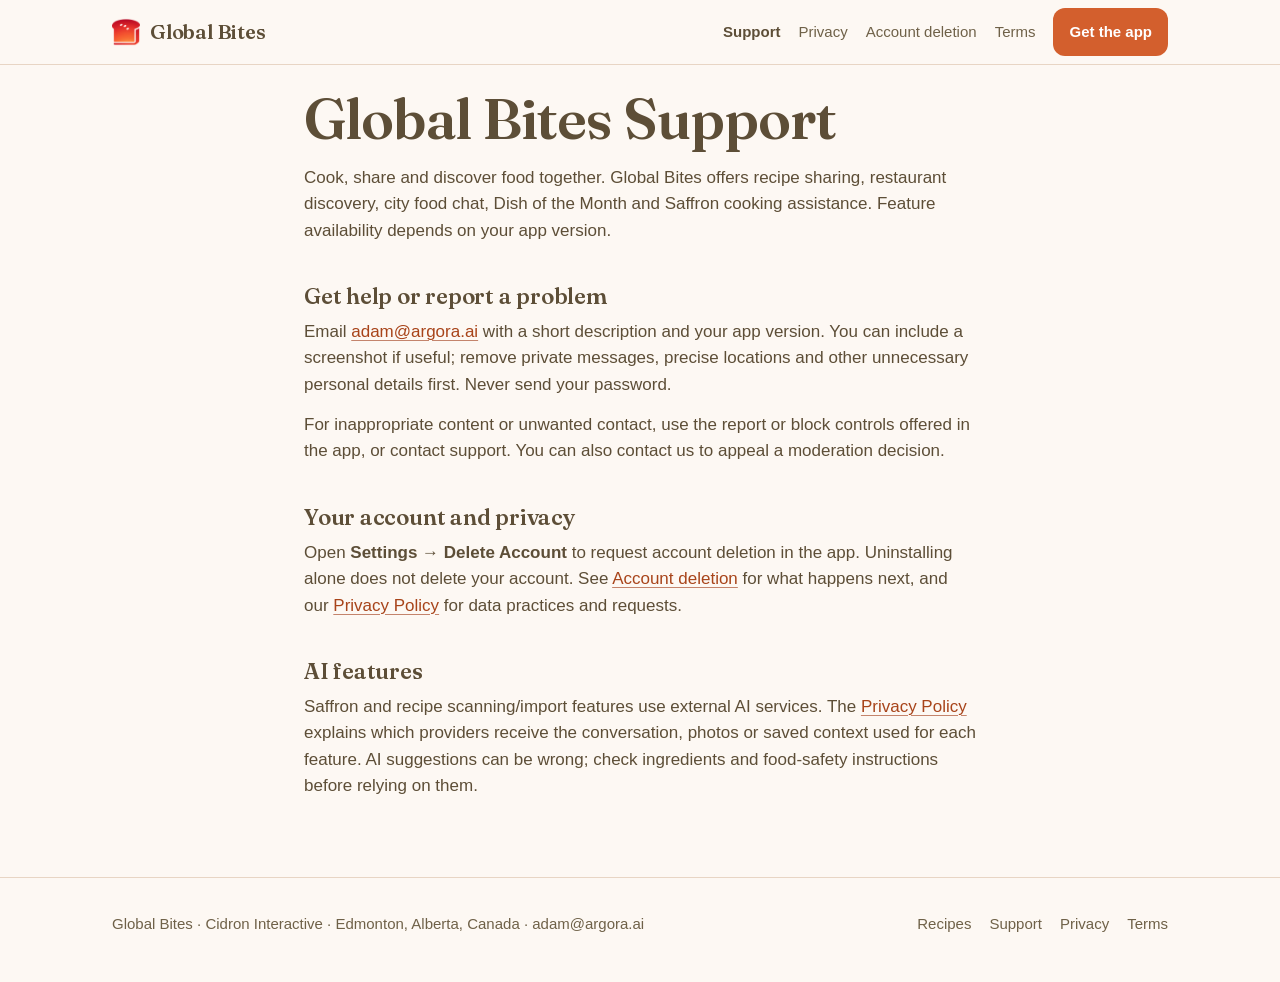
<file: index.html>
<!doctype html>
<html lang="en"><head><meta charset="utf-8"><meta name="viewport" content="width=device-width, initial-scale=1">
<title>Support — Global Bites</title>
<meta name="theme-color" content="#FDF8F3">
<link rel="icon" href="img/mark.png" type="image/png">
<link rel="preload" href="fonts/fraunces-600-latin.woff2" as="font" type="font/woff2" crossorigin>
<link rel="stylesheet" href="site.css">
</head>
<body>
<header class="site-head"><div class="wrap">
<a class="brand" href="index.html"><img src="img/mark.png" width="28" height="28" alt="">Global Bites</a>
<nav class="site-nav wide" aria-label="Site"><a href="index.html" aria-current="page">Support</a><a href="privacy.html">Privacy</a><a href="delete-data.html">Account deletion</a><a href="terms.html">Terms</a><a class="btn" href="https://apps.apple.com/app/apple-store/id6767423385?pt=128874741&ct=support&mt=8">Get the app</a></nav>
</div></header>
<main><div class="wrap page-body prose">
<h1>Global Bites Support</h1>
<p>Cook, share and discover food together. Global Bites offers recipe sharing, restaurant discovery, city food chat, Dish of the Month and Saffron cooking assistance. Feature availability depends on your app version.</p>
<h2>Get help or report a problem</h2>
<p>Email <a href="mailto:adam@argora.ai">adam@argora.ai</a> with a short description and your app version. You can include a screenshot if useful; remove private messages, precise locations and other unnecessary personal details first. Never send your password.</p>
<p>For inappropriate content or unwanted contact, use the report or block controls offered in the app, or contact support. You can also contact us to appeal a moderation decision.</p>
<h2>Your account and privacy</h2>
<p>Open <strong>Settings → Delete Account</strong> to request account deletion in the app. Uninstalling alone does not delete your account. See <a href="delete-data.html">Account deletion</a> for what happens next, and our <a href="privacy.html">Privacy Policy</a> for data practices and requests.</p>
<h2>AI features</h2>
<p>Saffron and recipe scanning/import features use external AI services. The <a href="privacy.html">Privacy Policy</a> explains which providers receive the conversation, photos or saved context used for each feature. AI suggestions can be wrong; check ingredients and food-safety instructions before relying on them.</p>
</div></main>
<footer class="site-foot"><div class="wrap">
<p>Global Bites · Cidron Interactive · Edmonton, Alberta, Canada · <a href="mailto:adam@argora.ai">adam@argora.ai</a></p>
<nav aria-label="Legal"><a href="https://gb-go.vercel.app/recipes">Recipes</a><a href="index.html">Support</a><a href="privacy.html">Privacy</a><a href="terms.html">Terms</a></nav>
</div></footer>
</body></html>
</file>
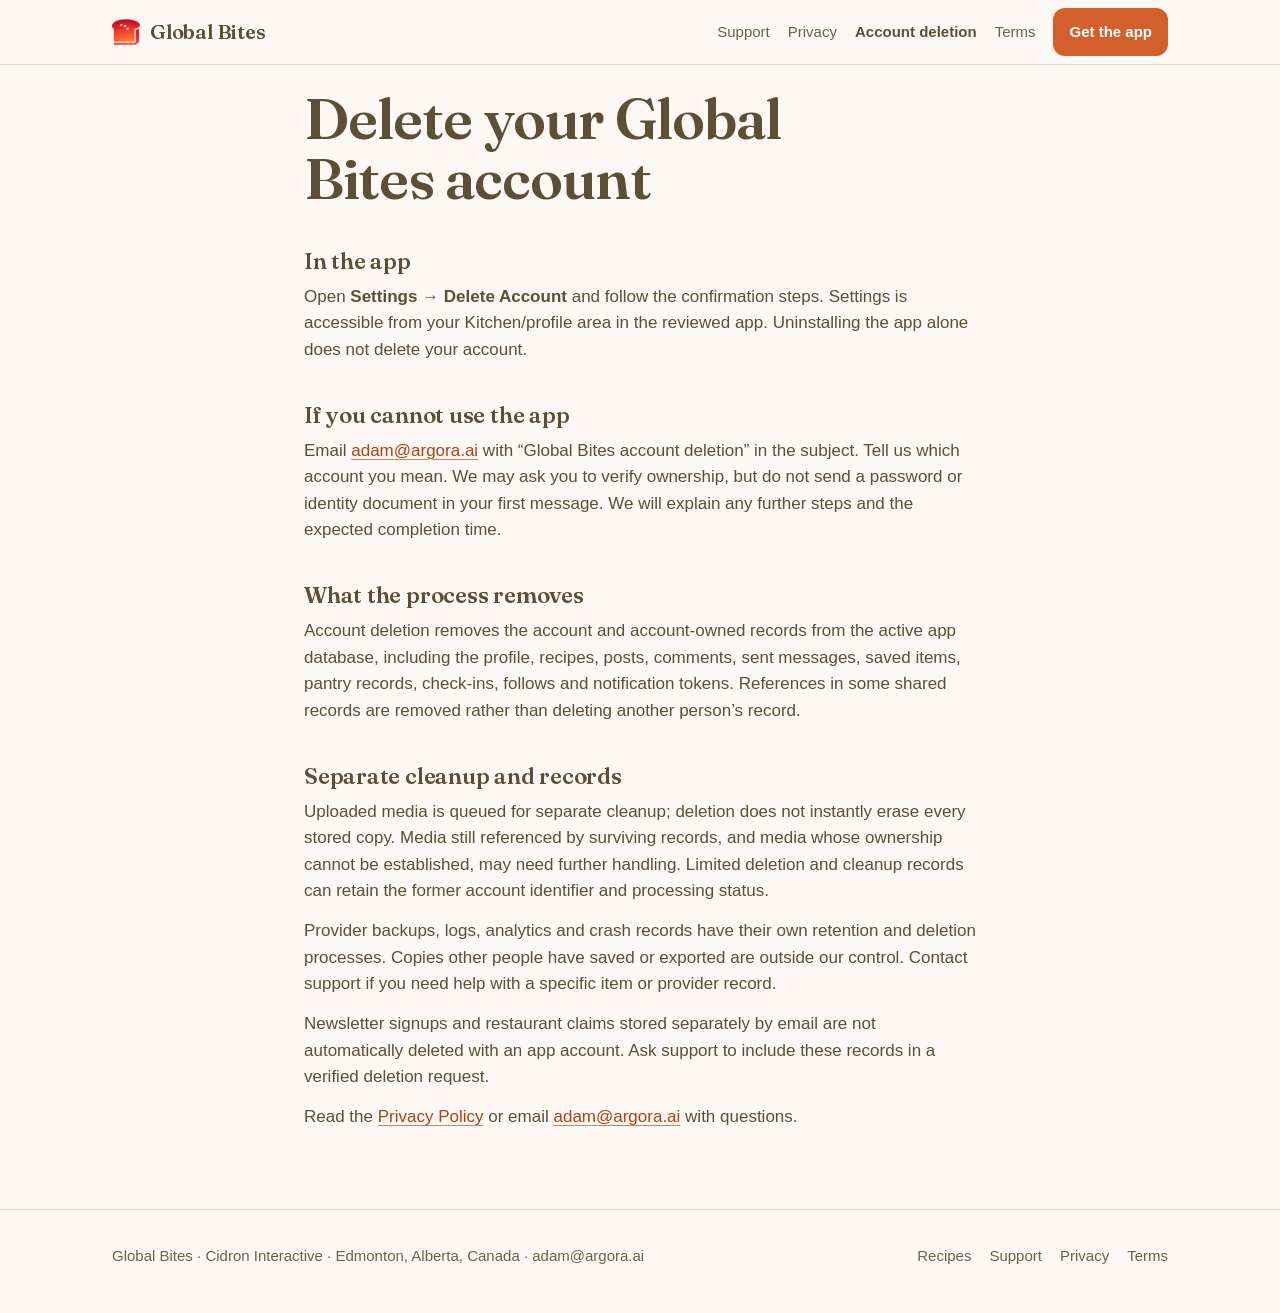
<file: delete-data.html>
<!doctype html>
<html lang="en"><head><meta charset="utf-8"><meta name="viewport" content="width=device-width, initial-scale=1">
<title>Account deletion — Global Bites</title>
<meta name="theme-color" content="#FDF8F3">
<link rel="icon" href="img/mark.png" type="image/png">
<link rel="preload" href="fonts/fraunces-600-latin.woff2" as="font" type="font/woff2" crossorigin>
<link rel="stylesheet" href="site.css">
</head>
<body>
<header class="site-head"><div class="wrap">
<a class="brand" href="index.html"><img src="img/mark.png" width="28" height="28" alt="">Global Bites</a>
<nav class="site-nav wide" aria-label="Site"><a href="index.html">Support</a><a href="privacy.html">Privacy</a><a href="delete-data.html" aria-current="page">Account deletion</a><a href="terms.html">Terms</a><a class="btn" href="https://apps.apple.com/app/apple-store/id6767423385?pt=128874741&ct=support&mt=8">Get the app</a></nav>
</div></header>
<main><div class="wrap page-body prose">
<h1>Delete your Global Bites account</h1>
<h2>In the app</h2>
<p>Open <strong>Settings → Delete Account</strong> and follow the confirmation steps. Settings is accessible from your Kitchen/profile area in the reviewed app. Uninstalling the app alone does not delete your account.</p>
<h2>If you cannot use the app</h2>
<p>Email <a href="mailto:adam@argora.ai?subject=Global%20Bites%20account%20deletion">adam@argora.ai</a> with “Global Bites account deletion” in the subject. Tell us which account you mean. We may ask you to verify ownership, but do not send a password or identity document in your first message. We will explain any further steps and the expected completion time.</p>
<h2>What the process removes</h2>
<p>Account deletion removes the account and account-owned records from the active app database, including the profile, recipes, posts, comments, sent messages, saved items, pantry records, check-ins, follows and notification tokens. References in some shared records are removed rather than deleting another person’s record.</p>
<h2>Separate cleanup and records</h2>
<p>Uploaded media is queued for separate cleanup; deletion does not instantly erase every stored copy. Media still referenced by surviving records, and media whose ownership cannot be established, may need further handling. Limited deletion and cleanup records can retain the former account identifier and processing status.</p>
<p>Provider backups, logs, analytics and crash records have their own retention and deletion processes. Copies other people have saved or exported are outside our control. Contact support if you need help with a specific item or provider record.</p>
<p>Newsletter signups and restaurant claims stored separately by email are not automatically deleted with an app account. Ask support to include these records in a verified deletion request.</p>
<p>Read the <a href="privacy.html">Privacy Policy</a> or email <a href="mailto:adam@argora.ai">adam@argora.ai</a> with questions.</p>
</div></main>
<footer class="site-foot"><div class="wrap">
<p>Global Bites · Cidron Interactive · Edmonton, Alberta, Canada · <a href="mailto:adam@argora.ai">adam@argora.ai</a></p>
<nav aria-label="Legal"><a href="https://gb-go.vercel.app/recipes">Recipes</a><a href="index.html">Support</a><a href="privacy.html">Privacy</a><a href="terms.html">Terms</a></nav>
</div></footer>
</body></html>
</file>
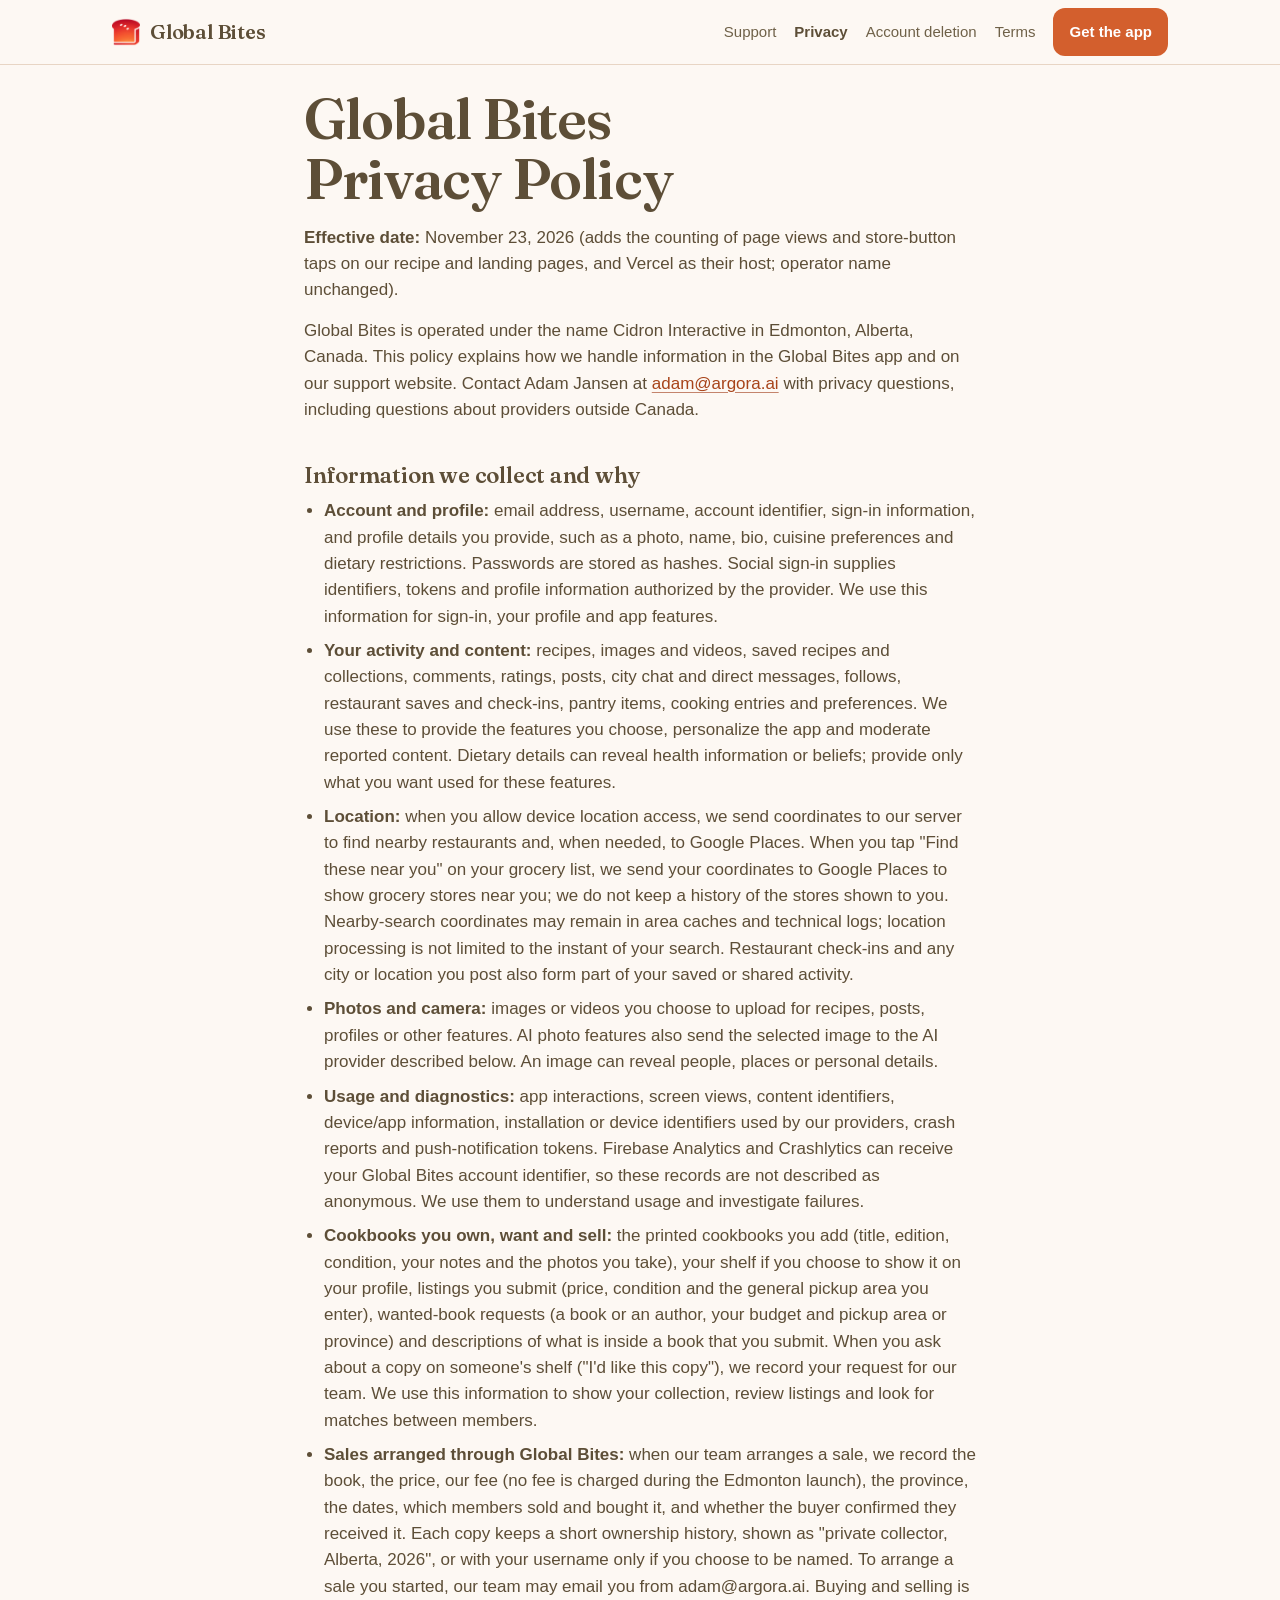
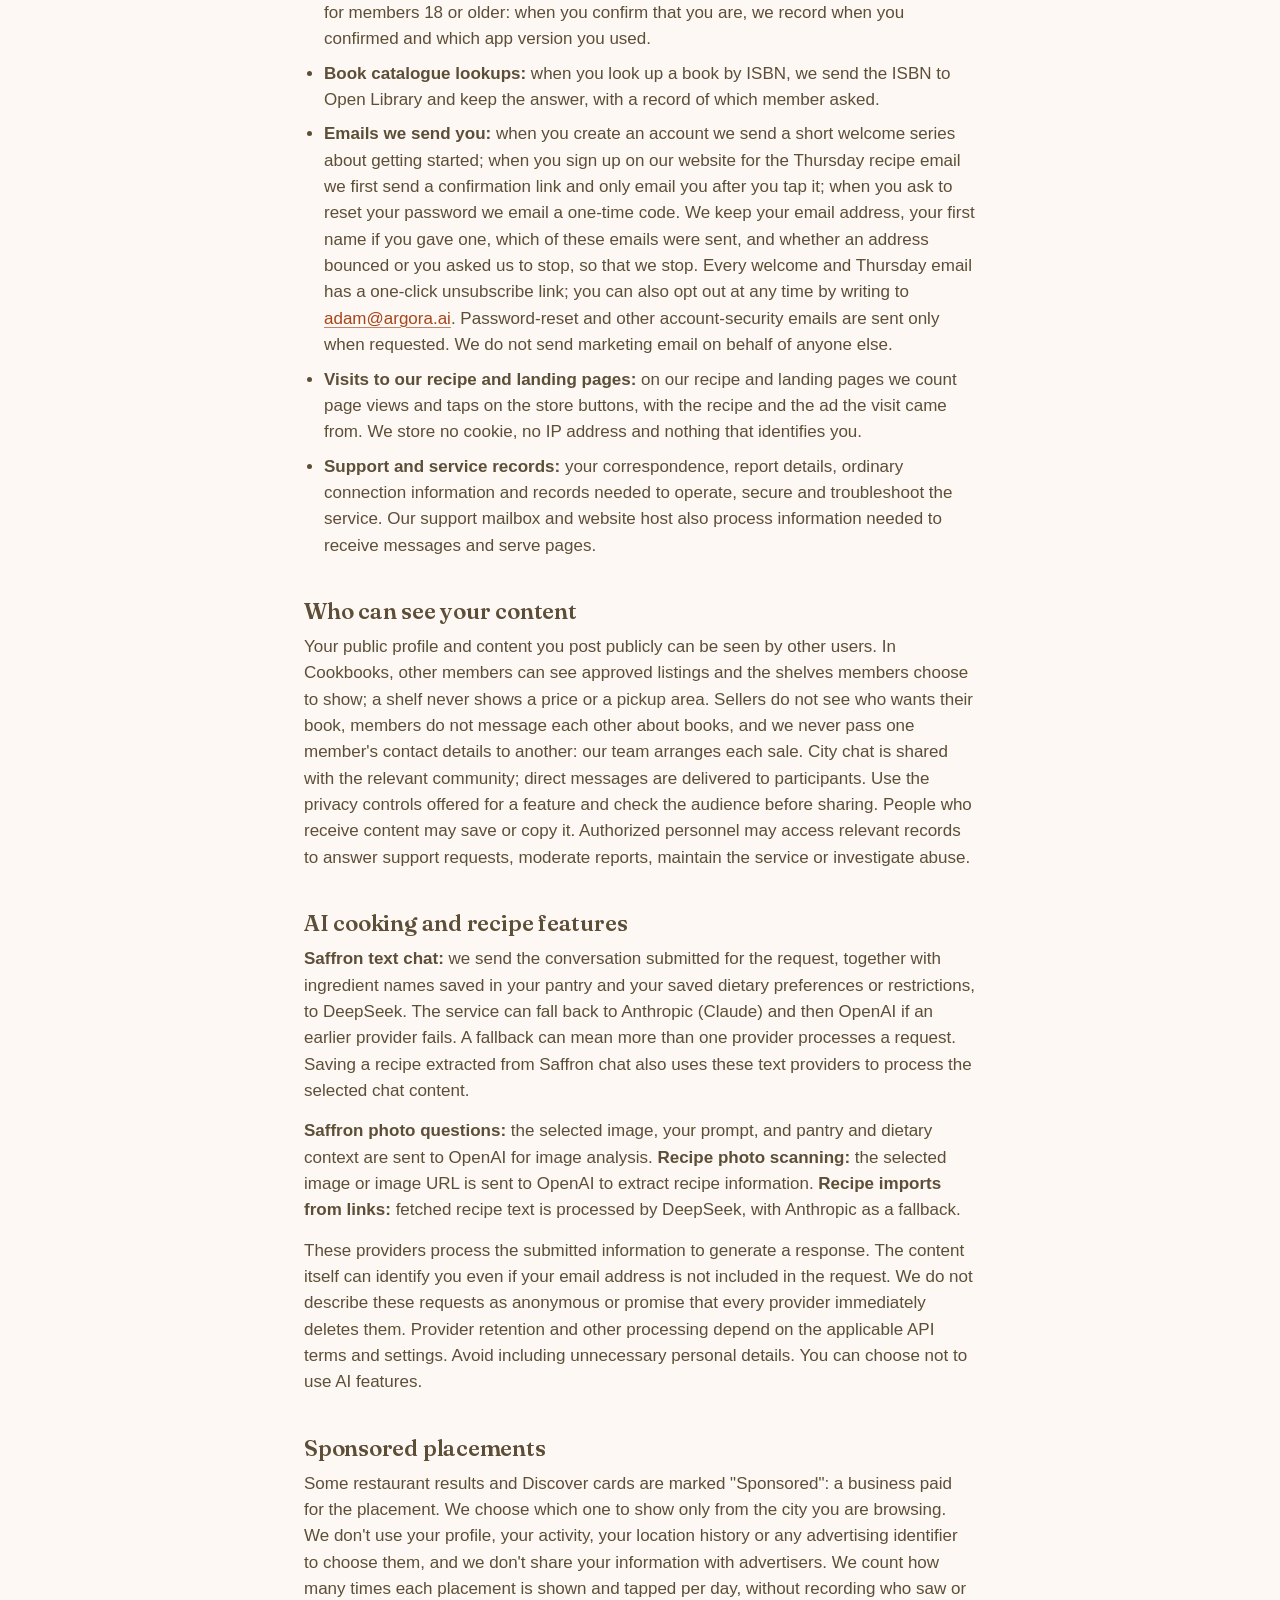
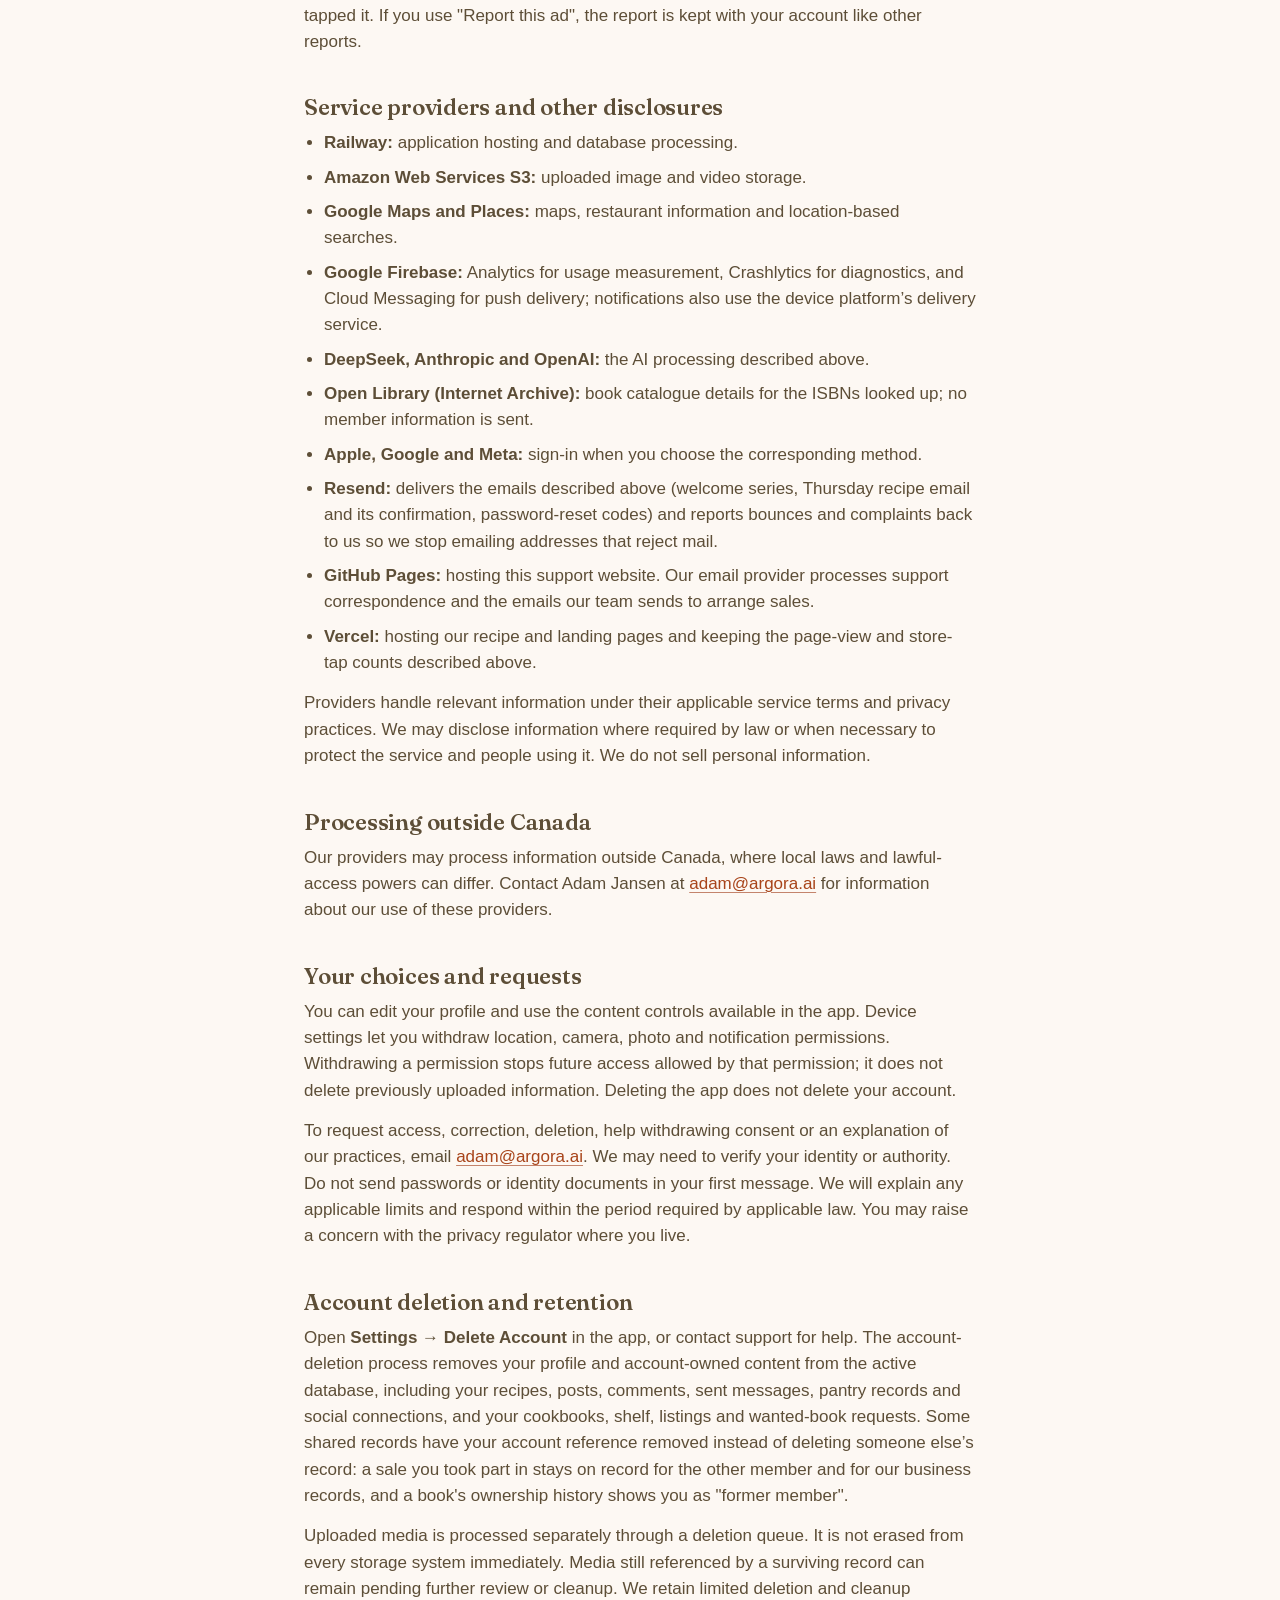
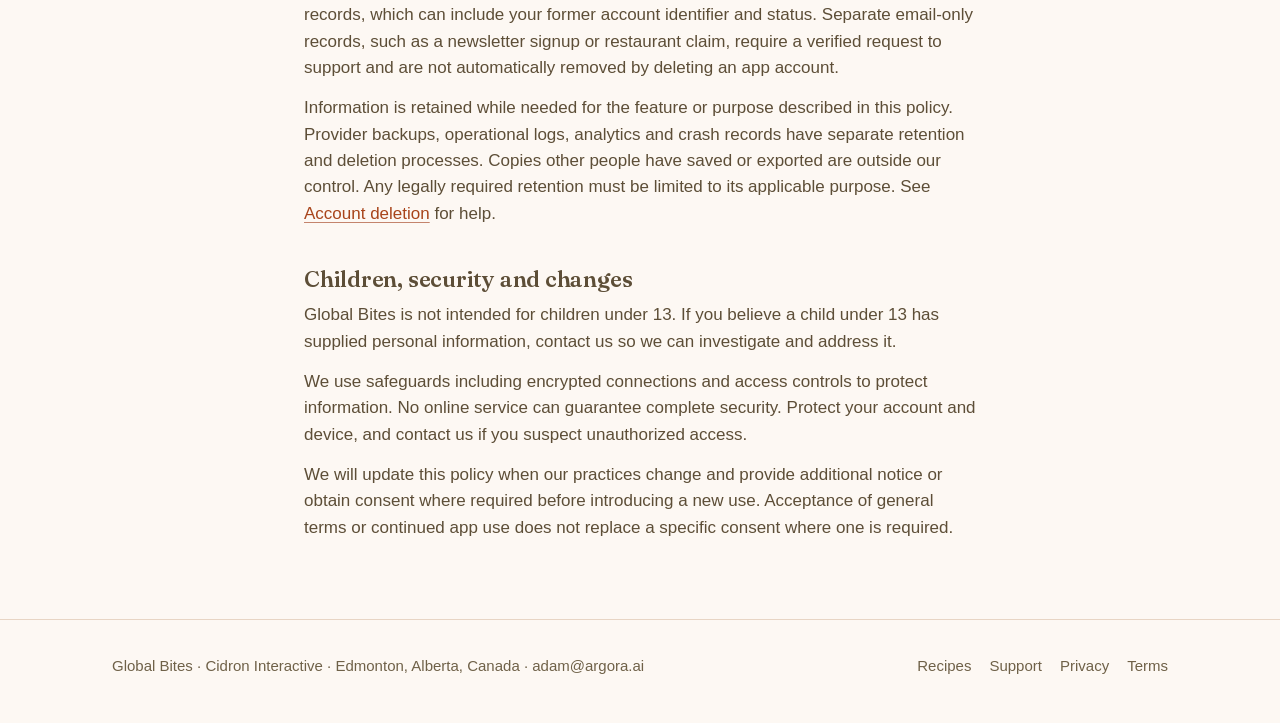
<file: privacy.html>
<!doctype html>
<html lang="en"><head><meta charset="utf-8"><meta name="viewport" content="width=device-width, initial-scale=1">
<title>Privacy policy — Global Bites</title>
<meta name="theme-color" content="#FDF8F3">
<link rel="icon" href="img/mark.png" type="image/png">
<link rel="preload" href="fonts/fraunces-600-latin.woff2" as="font" type="font/woff2" crossorigin>
<link rel="stylesheet" href="site.css">
</head>
<body>
<header class="site-head"><div class="wrap">
<a class="brand" href="index.html"><img src="img/mark.png" width="28" height="28" alt="">Global Bites</a>
<nav class="site-nav wide" aria-label="Site"><a href="index.html">Support</a><a href="privacy.html" aria-current="page">Privacy</a><a href="delete-data.html">Account deletion</a><a href="terms.html">Terms</a><a class="btn" href="https://apps.apple.com/app/apple-store/id6767423385?pt=128874741&ct=support&mt=8">Get the app</a></nav>
</div></header>
<main><div class="wrap page-body prose">
<h1>Global Bites Privacy Policy</h1>
<p><strong>Effective date:</strong> November 23, 2026 (adds the counting of page views and store-button taps on our recipe and landing pages, and Vercel as their host; operator name unchanged).</p>
<p>Global Bites is operated under the name Cidron Interactive in Edmonton, Alberta, Canada. This policy explains how we handle information in the Global Bites app and on our support website. Contact Adam Jansen at <a href="mailto:adam@argora.ai">adam@argora.ai</a> with privacy questions, including questions about providers outside Canada.</p>

<h2>Information we collect and why</h2>
<ul>
<li><strong>Account and profile:</strong> email address, username, account identifier, sign-in information, and profile details you provide, such as a photo, name, bio, cuisine preferences and dietary restrictions. Passwords are stored as hashes. Social sign-in supplies identifiers, tokens and profile information authorized by the provider. We use this information for sign-in, your profile and app features.</li>
<li><strong>Your activity and content:</strong> recipes, images and videos, saved recipes and collections, comments, ratings, posts, city chat and direct messages, follows, restaurant saves and check-ins, pantry items, cooking entries and preferences. We use these to provide the features you choose, personalize the app and moderate reported content. Dietary details can reveal health information or beliefs; provide only what you want used for these features.</li>
<li><strong>Location:</strong> when you allow device location access, we send coordinates to our server to find nearby restaurants and, when needed, to Google Places. When you tap "Find these near you" on your grocery list, we send your coordinates to Google Places to show grocery stores near you; we do not keep a history of the stores shown to you. Nearby-search coordinates may remain in area caches and technical logs; location processing is not limited to the instant of your search. Restaurant check-ins and any city or location you post also form part of your saved or shared activity.</li>
<li><strong>Photos and camera:</strong> images or videos you choose to upload for recipes, posts, profiles or other features. AI photo features also send the selected image to the AI provider described below. An image can reveal people, places or personal details.</li>
<li><strong>Usage and diagnostics:</strong> app interactions, screen views, content identifiers, device/app information, installation or device identifiers used by our providers, crash reports and push-notification tokens. Firebase Analytics and Crashlytics can receive your Global Bites account identifier, so these records are not described as anonymous. We use them to understand usage and investigate failures.</li>
<li><strong>Cookbooks you own, want and sell:</strong> the printed cookbooks you add (title, edition, condition, your notes and the photos you take), your shelf if you choose to show it on your profile, listings you submit (price, condition and the general pickup area you enter), wanted-book requests (a book or an author, your budget and pickup area or province) and descriptions of what is inside a book that you submit. When you ask about a copy on someone's shelf ("I'd like this copy"), we record your request for our team. We use this information to show your collection, review listings and look for matches between members.</li>
<li><strong>Sales arranged through Global Bites:</strong> when our team arranges a sale, we record the book, the price, our fee (no fee is charged during the Edmonton launch), the province, the dates, which members sold and bought it, and whether the buyer confirmed they received it. Each copy keeps a short ownership history, shown as "private collector, Alberta, 2026", or with your username only if you choose to be named. To arrange a sale you started, our team may email you from adam@argora.ai. Buying and selling is for members 18 or older: when you confirm that you are, we record when you confirmed and which app version you used.</li>
<li><strong>Book catalogue lookups:</strong> when you look up a book by ISBN, we send the ISBN to Open Library and keep the answer, with a record of which member asked.</li>
<li><strong>Emails we send you:</strong> when you create an account we send a short welcome series about getting started; when you sign up on our website for the Thursday recipe email we first send a confirmation link and only email you after you tap it; when you ask to reset your password we email a one-time code. We keep your email address, your first name if you gave one, which of these emails were sent, and whether an address bounced or you asked us to stop, so that we stop. Every welcome and Thursday email has a one-click unsubscribe link; you can also opt out at any time by writing to <a href="mailto:adam@argora.ai">adam@argora.ai</a>. Password-reset and other account-security emails are sent only when requested. We do not send marketing email on behalf of anyone else.</li>
<li><strong>Visits to our recipe and landing pages:</strong> on our recipe and landing pages we count page views and taps on the store buttons, with the recipe and the ad the visit came from. We store no cookie, no IP address and nothing that identifies you.</li>
<li><strong>Support and service records:</strong> your correspondence, report details, ordinary connection information and records needed to operate, secure and troubleshoot the service. Our support mailbox and website host also process information needed to receive messages and serve pages.</li>
</ul>

<h2>Who can see your content</h2>
<p>Your public profile and content you post publicly can be seen by other users. In Cookbooks, other members can see approved listings and the shelves members choose to show; a shelf never shows a price or a pickup area. Sellers do not see who wants their book, members do not message each other about books, and we never pass one member's contact details to another: our team arranges each sale. City chat is shared with the relevant community; direct messages are delivered to participants. Use the privacy controls offered for a feature and check the audience before sharing. People who receive content may save or copy it. Authorized personnel may access relevant records to answer support requests, moderate reports, maintain the service or investigate abuse.</p>

<h2>AI cooking and recipe features</h2>
<p><strong>Saffron text chat:</strong> we send the conversation submitted for the request, together with ingredient names saved in your pantry and your saved dietary preferences or restrictions, to DeepSeek. The service can fall back to Anthropic (Claude) and then OpenAI if an earlier provider fails. A fallback can mean more than one provider processes a request. Saving a recipe extracted from Saffron chat also uses these text providers to process the selected chat content.</p>
<p><strong>Saffron photo questions:</strong> the selected image, your prompt, and pantry and dietary context are sent to OpenAI for image analysis. <strong>Recipe photo scanning:</strong> the selected image or image URL is sent to OpenAI to extract recipe information. <strong>Recipe imports from links:</strong> fetched recipe text is processed by DeepSeek, with Anthropic as a fallback.</p>
<p>These providers process the submitted information to generate a response. The content itself can identify you even if your email address is not included in the request. We do not describe these requests as anonymous or promise that every provider immediately deletes them. Provider retention and other processing depend on the applicable API terms and settings. Avoid including unnecessary personal details. You can choose not to use AI features.</p>

<h2>Sponsored placements</h2>
<p>Some restaurant results and Discover cards are marked "Sponsored": a business paid for the placement. We choose which one to show only from the city you are browsing. We don't use your profile, your activity, your location history or any advertising identifier to choose them, and we don't share your information with advertisers. We count how many times each placement is shown and tapped per day, without recording who saw or tapped it. If you use "Report this ad", the report is kept with your account like other reports.</p>

<h2>Service providers and other disclosures</h2>
<ul>
<li><strong>Railway:</strong> application hosting and database processing.</li>
<li><strong>Amazon Web Services S3:</strong> uploaded image and video storage.</li>
<li><strong>Google Maps and Places:</strong> maps, restaurant information and location-based searches.</li>
<li><strong>Google Firebase:</strong> Analytics for usage measurement, Crashlytics for diagnostics, and Cloud Messaging for push delivery; notifications also use the device platform’s delivery service.</li>
<li><strong>DeepSeek, Anthropic and OpenAI:</strong> the AI processing described above.</li>
<li><strong>Open Library (Internet Archive):</strong> book catalogue details for the ISBNs looked up; no member information is sent.</li>
<li><strong>Apple, Google and Meta:</strong> sign-in when you choose the corresponding method.</li>
<li><strong>Resend:</strong> delivers the emails described above (welcome series, Thursday recipe email and its confirmation, password-reset codes) and reports bounces and complaints back to us so we stop emailing addresses that reject mail.</li>
<li><strong>GitHub Pages:</strong> hosting this support website. Our email provider processes support correspondence and the emails our team sends to arrange sales.</li>
<li><strong>Vercel:</strong> hosting our recipe and landing pages and keeping the page-view and store-tap counts described above.</li>
</ul>
<p>Providers handle relevant information under their applicable service terms and privacy practices. We may disclose information where required by law or when necessary to protect the service and people using it. We do not sell personal information.</p>

<h2>Processing outside Canada</h2>
<p>Our providers may process information outside Canada, where local laws and lawful-access powers can differ. Contact Adam Jansen at <a href="mailto:adam@argora.ai">adam@argora.ai</a> for information about our use of these providers.</p>

<h2>Your choices and requests</h2>
<p>You can edit your profile and use the content controls available in the app. Device settings let you withdraw location, camera, photo and notification permissions. Withdrawing a permission stops future access allowed by that permission; it does not delete previously uploaded information. Deleting the app does not delete your account.</p>
<p>To request access, correction, deletion, help withdrawing consent or an explanation of our practices, email <a href="mailto:adam@argora.ai">adam@argora.ai</a>. We may need to verify your identity or authority. Do not send passwords or identity documents in your first message. We will explain any applicable limits and respond within the period required by applicable law. You may raise a concern with the privacy regulator where you live.</p>

<h2>Account deletion and retention</h2>
<p>Open <strong>Settings → Delete Account</strong> in the app, or contact support for help. The account-deletion process removes your profile and account-owned content from the active database, including your recipes, posts, comments, sent messages, pantry records and social connections, and your cookbooks, shelf, listings and wanted-book requests. Some shared records have your account reference removed instead of deleting someone else’s record: a sale you took part in stays on record for the other member and for our business records, and a book's ownership history shows you as "former member".</p>
<p>Uploaded media is processed separately through a deletion queue. It is not erased from every storage system immediately. Media still referenced by a surviving record can remain pending further review or cleanup. We retain limited deletion and cleanup records, which can include your former account identifier and status. Separate email-only records, such as a newsletter signup or restaurant claim, require a verified request to support and are not automatically removed by deleting an app account.</p>
<p>Information is retained while needed for the feature or purpose described in this policy. Provider backups, operational logs, analytics and crash records have separate retention and deletion processes. Copies other people have saved or exported are outside our control. Any legally required retention must be limited to its applicable purpose. See <a href="delete-data.html">Account deletion</a> for help.</p>

<h2>Children, security and changes</h2>
<p>Global Bites is not intended for children under 13. If you believe a child under 13 has supplied personal information, contact us so we can investigate and address it.</p>
<p>We use safeguards including encrypted connections and access controls to protect information. No online service can guarantee complete security. Protect your account and device, and contact us if you suspect unauthorized access.</p>
<p>We will update this policy when our practices change and provide additional notice or obtain consent where required before introducing a new use. Acceptance of general terms or continued app use does not replace a specific consent where one is required.</p>
</div></main>
<footer class="site-foot"><div class="wrap">
<p>Global Bites · Cidron Interactive · Edmonton, Alberta, Canada · <a href="mailto:adam@argora.ai">adam@argora.ai</a></p>
<nav aria-label="Legal"><a href="https://gb-go.vercel.app/recipes">Recipes</a><a href="index.html">Support</a><a href="privacy.html">Privacy</a><a href="terms.html">Terms</a></nav>
</div></footer>
</body></html>
</file>
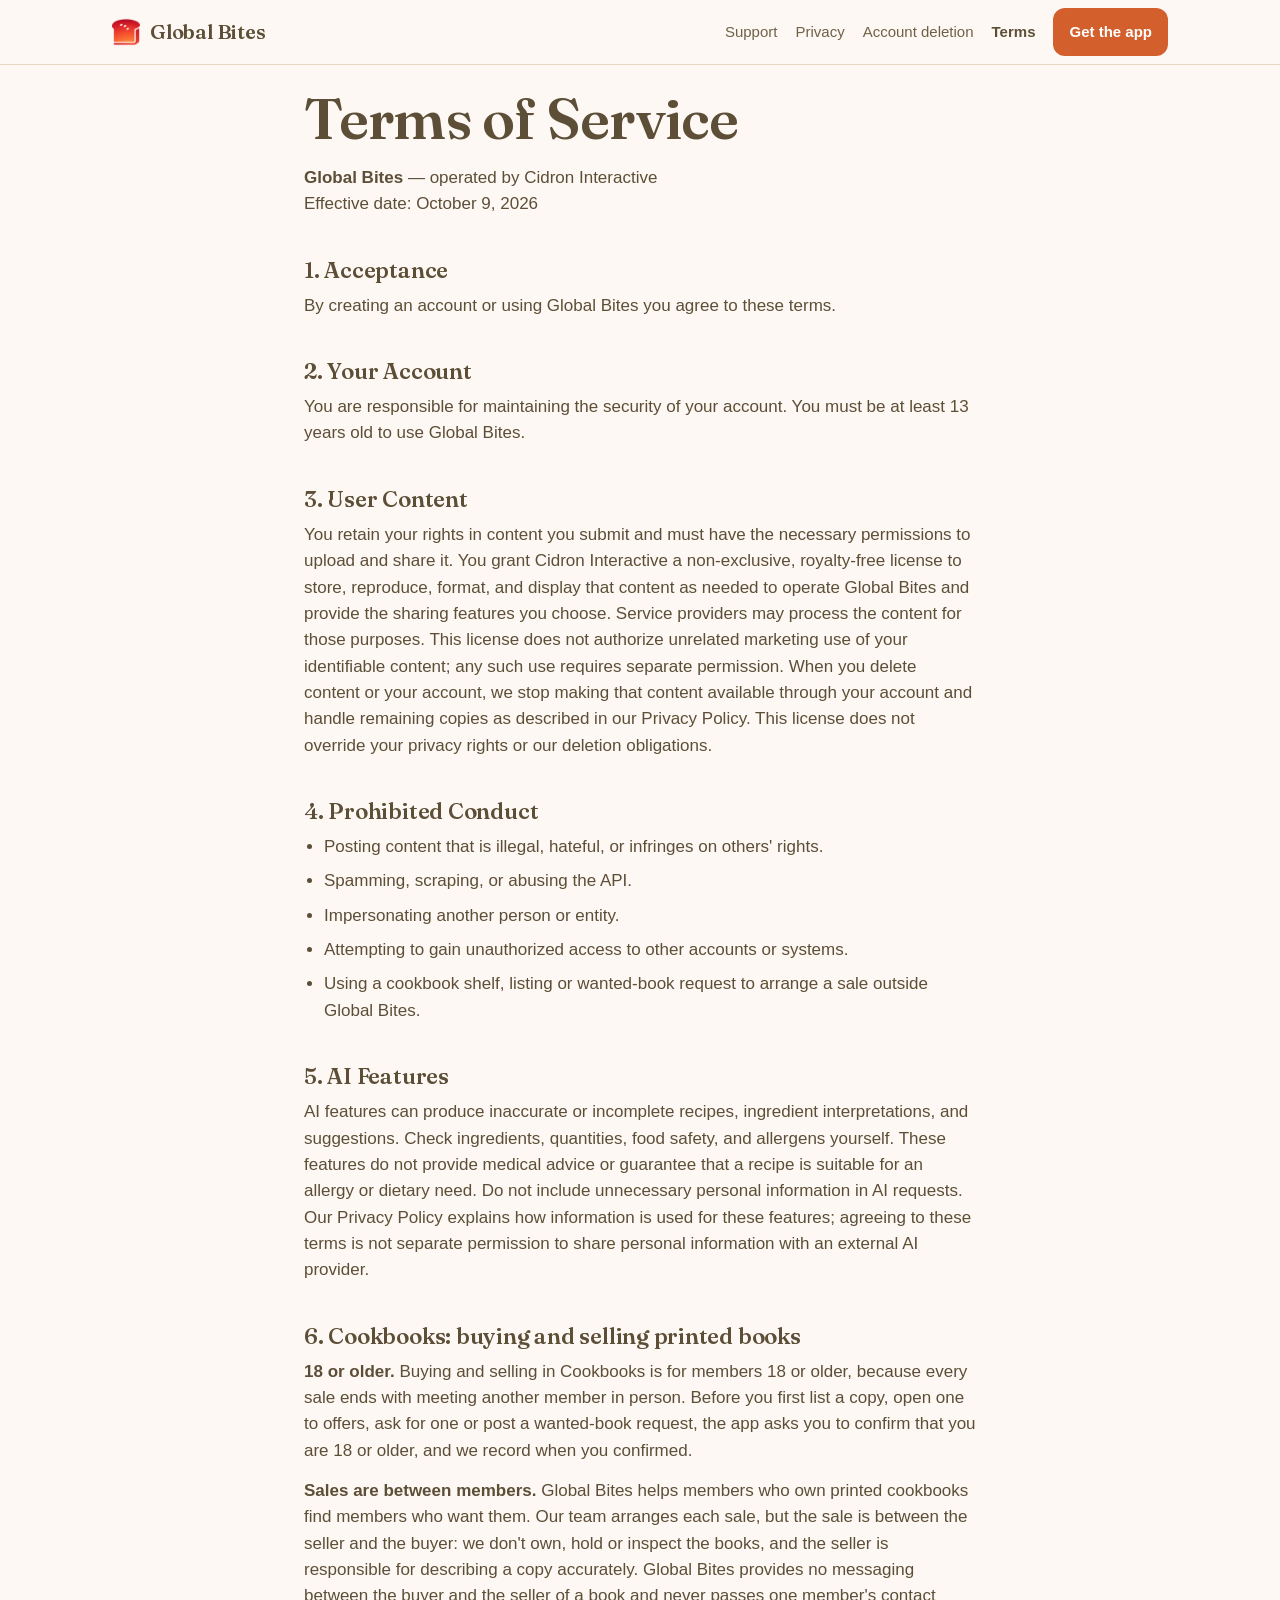
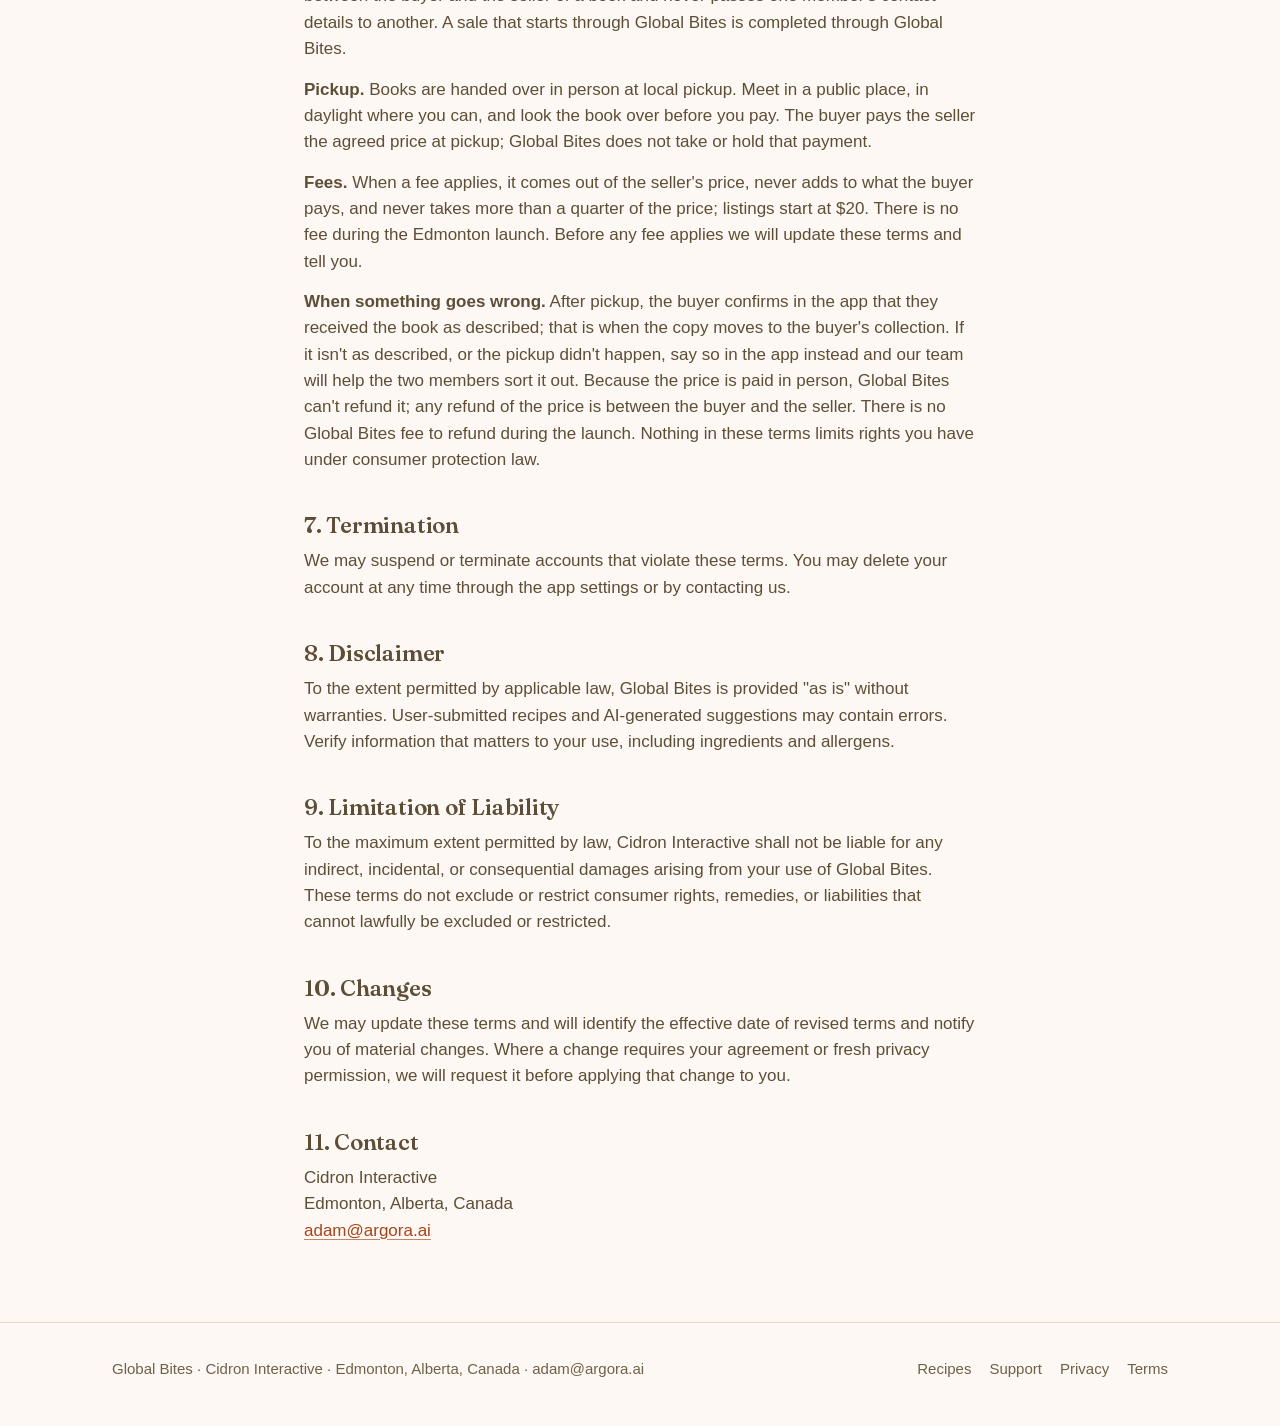
<file: terms.html>
<!doctype html>
<html lang="en"><head><meta charset="utf-8"><meta name="viewport" content="width=device-width, initial-scale=1">
<title>Terms of Service — Global Bites</title>
<meta name="theme-color" content="#FDF8F3">
<link rel="icon" href="img/mark.png" type="image/png">
<link rel="preload" href="fonts/fraunces-600-latin.woff2" as="font" type="font/woff2" crossorigin>
<link rel="stylesheet" href="site.css">
</head>
<body>
<header class="site-head"><div class="wrap">
<a class="brand" href="index.html"><img src="img/mark.png" width="28" height="28" alt="">Global Bites</a>
<nav class="site-nav wide" aria-label="Site"><a href="index.html">Support</a><a href="privacy.html">Privacy</a><a href="delete-data.html">Account deletion</a><a href="terms.html" aria-current="page">Terms</a><a class="btn" href="https://apps.apple.com/app/apple-store/id6767423385?pt=128874741&ct=support&mt=8">Get the app</a></nav>
</div></header>
<main><div class="wrap page-body prose">
<h1>Terms of Service</h1>
<p><strong>Global Bites</strong> — operated by Cidron Interactive<br>
Effective date: October 9, 2026</p>

<h2>1. Acceptance</h2>
<p>By creating an account or using Global Bites you agree to these terms.</p>

<h2>2. Your Account</h2>
<p>You are responsible for maintaining the security of your account. You must be at least 13 years old to use Global Bites.</p>

<h2>3. User Content</h2>
<p>You retain your rights in content you submit and must have the necessary permissions to upload and share it. You grant Cidron Interactive a non-exclusive, royalty-free license to store, reproduce, format, and display that content as needed to operate Global Bites and provide the sharing features you choose. Service providers may process the content for those purposes. This license does not authorize unrelated marketing use of your identifiable content; any such use requires separate permission. When you delete content or your account, we stop making that content available through your account and handle remaining copies as described in our Privacy Policy. This license does not override your privacy rights or our deletion obligations.</p>

<h2>4. Prohibited Conduct</h2>
<ul>
<li>Posting content that is illegal, hateful, or infringes on others' rights.</li>
<li>Spamming, scraping, or abusing the API.</li>
<li>Impersonating another person or entity.</li>
<li>Attempting to gain unauthorized access to other accounts or systems.</li>
<li>Using a cookbook shelf, listing or wanted-book request to arrange a sale outside Global Bites.</li>
</ul>

<h2>5. AI Features</h2>
<p>AI features can produce inaccurate or incomplete recipes, ingredient interpretations, and suggestions. Check ingredients, quantities, food safety, and allergens yourself. These features do not provide medical advice or guarantee that a recipe is suitable for an allergy or dietary need. Do not include unnecessary personal information in AI requests. Our Privacy Policy explains how information is used for these features; agreeing to these terms is not separate permission to share personal information with an external AI provider.</p>

<h2>6. Cookbooks: buying and selling printed books</h2>
<p><strong>18 or older.</strong> Buying and selling in Cookbooks is for members 18 or older, because every sale ends with meeting another member in person. Before you first list a copy, open one to offers, ask for one or post a wanted-book request, the app asks you to confirm that you are 18 or older, and we record when you confirmed.</p>
<p><strong>Sales are between members.</strong> Global Bites helps members who own printed cookbooks find members who want them. Our team arranges each sale, but the sale is between the seller and the buyer: we don't own, hold or inspect the books, and the seller is responsible for describing a copy accurately. Global Bites provides no messaging between the buyer and the seller of a book and never passes one member's contact details to another. A sale that starts through Global Bites is completed through Global Bites.</p>
<p><strong>Pickup.</strong> Books are handed over in person at local pickup. Meet in a public place, in daylight where you can, and look the book over before you pay. The buyer pays the seller the agreed price at pickup; Global Bites does not take or hold that payment.</p>
<p><strong>Fees.</strong> When a fee applies, it comes out of the seller's price, never adds to what the buyer pays, and never takes more than a quarter of the price; listings start at $20. There is no fee during the Edmonton launch. Before any fee applies we will update these terms and tell you.</p>
<p><strong>When something goes wrong.</strong> After pickup, the buyer confirms in the app that they received the book as described; that is when the copy moves to the buyer's collection. If it isn't as described, or the pickup didn't happen, say so in the app instead and our team will help the two members sort it out. Because the price is paid in person, Global Bites can't refund it; any refund of the price is between the buyer and the seller. There is no Global Bites fee to refund during the launch. Nothing in these terms limits rights you have under consumer protection law.</p>

<h2>7. Termination</h2>
<p>We may suspend or terminate accounts that violate these terms. You may delete your account at any time through the app settings or by contacting us.</p>

<h2>8. Disclaimer</h2>
<p>To the extent permitted by applicable law, Global Bites is provided "as is" without warranties. User-submitted recipes and AI-generated suggestions may contain errors. Verify information that matters to your use, including ingredients and allergens.</p>

<h2>9. Limitation of Liability</h2>
<p>To the maximum extent permitted by law, Cidron Interactive shall not be liable for any indirect, incidental, or consequential damages arising from your use of Global Bites. These terms do not exclude or restrict consumer rights, remedies, or liabilities that cannot lawfully be excluded or restricted.</p>

<h2>10. Changes</h2>
<p>We may update these terms and will identify the effective date of revised terms and notify you of material changes. Where a change requires your agreement or fresh privacy permission, we will request it before applying that change to you.</p>

<h2>11. Contact</h2>
<p>Cidron Interactive<br>
Edmonton, Alberta, Canada<br>
<a href="mailto:adam@argora.ai">adam@argora.ai</a></p>
</div></main>
<footer class="site-foot"><div class="wrap">
<p>Global Bites · Cidron Interactive · Edmonton, Alberta, Canada · <a href="mailto:adam@argora.ai">adam@argora.ai</a></p>
<nav aria-label="Legal"><a href="https://gb-go.vercel.app/recipes">Recipes</a><a href="index.html">Support</a><a href="privacy.html">Privacy</a><a href="terms.html">Terms</a></nav>
</div></footer>
</body></html>
</file>
<file: site.css>
/* Global Bites web: one layout for gb-go.vercel.app and the support site.
   Tokens are the app's (lib/core/theme/app_colors.dart) and BRAND.md.
   Titles: Fraunces SemiBold (OFL, self-hosted). Body: the system face, as in the app. */
@font-face{font-family:"Fraunces";font-style:normal;font-weight:600;font-display:swap;src:url(fonts/fraunces-600-latin.woff2) format("woff2");unicode-range:U+0000-00FF,U+0131,U+0152-0153,U+02BB-02BC,U+02C6,U+02DA,U+02DC,U+0304,U+0308,U+0329,U+2000-206F,U+20AC,U+2122,U+2191,U+2193,U+2212,U+2215,U+FEFF,U+FFFD}
:root{
  --cream:#FDF8F3;--paper:#FFFFFF;--tan:#E8D5C4;--tan-soft:#F3E9DF;
  --ink:#5D4E37;--ink-2:#6F6148;--ink-3:#8A7D66;
  --coral:#D35F2D;--coral-ink:#A8441A;--orange:#E07B3C;--terracotta:#C4846C;
  --frame:#2B2320;
  --display:"Fraunces",Georgia,"Times New Roman",serif;
  --body:-apple-system,BlinkMacSystemFont,"SF Pro Text","Segoe UI",Roboto,Helvetica,Arial,sans-serif;
  --gutter:16px;--measure:42rem;
  color-scheme:light;
}
*{box-sizing:border-box}
html{-webkit-text-size-adjust:100%;scroll-behavior:smooth}
@media(prefers-reduced-motion:reduce){html{scroll-behavior:auto}}
body{margin:0;background:var(--cream);color:var(--ink);font:17px/1.55 var(--body);font-feature-settings:"kern";-webkit-font-smoothing:antialiased;overflow-x:hidden}
img,svg{max-width:100%}
a{color:var(--coral-ink);text-decoration:underline;text-decoration-color:var(--terracotta);text-underline-offset:.15em;text-decoration-thickness:1px}
a:hover{text-decoration-color:var(--coral-ink)}
a:focus-visible,button:focus-visible,input:focus-visible{outline:2px solid var(--coral);outline-offset:3px;border-radius:4px}
h1,h2,h3{font-family:var(--display);font-weight:600;color:var(--ink);font-optical-sizing:auto;margin:0;text-wrap:balance}
h1{font-size:clamp(2.35rem,2rem + 2.6vw,3.6rem);line-height:1.04;letter-spacing:-.015em}
h2{font-size:clamp(1.6rem,1.3rem + 1.4vw,2.15rem);line-height:1.12;letter-spacing:-.01em}
h3{font-size:1.25rem;line-height:1.3}
p{margin:0}
.wrap{max-width:1120px;margin:0 auto;padding-left:var(--gutter);padding-right:var(--gutter)}
@media(min-width:720px){:root{--gutter:32px}}
.measure{max-width:var(--measure)}
.muted{color:var(--ink-2)}
.small{font-size:.9375rem}
.tabular{font-variant-numeric:tabular-nums}

/* Header */
.site-head{border-bottom:1px solid var(--tan)}
.site-head .wrap{display:flex;align-items:center;justify-content:space-between;gap:16px;min-height:64px}
.brand{white-space:nowrap;display:inline-flex;align-items:center;gap:10px;text-decoration:none;color:var(--ink);font-family:var(--display);font-weight:600;font-size:1.25rem;letter-spacing:-.01em;line-height:1}
.brand img{width:28px;height:28px;display:block}
.site-nav{display:flex;align-items:center;gap:4px 18px;flex-wrap:wrap;justify-content:flex-end;font-size:.9375rem}
.site-nav a{color:var(--ink-2);text-decoration:none;padding:10px 0}
.site-nav a:hover{color:var(--ink);text-decoration:underline;text-decoration-color:var(--terracotta)}
.site-nav a[aria-current="page"]{color:var(--ink);font-weight:600}
.site-nav .btn{padding:10px 16px;font-size:.9375rem;color:#fff}
.site-nav .btn:hover{color:#fff}
@media(max-width:519px){.site-nav .nav-hide{display:none}}
.site-head .wrap{flex-wrap:wrap}
@media(max-width:639px){.site-nav.wide{flex-basis:100%;justify-content:flex-start;padding-bottom:12px;margin-top:-6px}.site-nav.wide .btn{display:none}}

/* Buttons and badges */
.btn{display:inline-flex;align-items:center;justify-content:center;gap:8px;min-height:48px;padding:12px 22px;border-radius:12px;background:var(--coral);color:#fff;font-weight:700;font-size:1.0625rem;text-decoration:none;border:0;cursor:pointer;line-height:1.2}
.btn:hover{background:var(--coral-ink);text-decoration:none}
.btn.block{display:flex;width:100%}
.badges{display:flex;flex-wrap:wrap;align-items:center;gap:12px 14px;margin:0}
.badges a{display:inline-block;line-height:0;border-radius:8px;text-decoration:none}
.badges img{display:block;height:54px;width:auto}
.badges .play img{height:54px}

/* Sections */
.section{padding:56px 0}
.section + .section{border-top:1px solid var(--tan)}
@media(min-width:880px){.section{padding:88px 0}}
.section-head{display:flex;flex-direction:column;gap:10px;margin-bottom:28px}
.section-head .lede{max-width:34ch;color:var(--ink-2);font-size:1.0625rem}
.eyebrow{font-size:.75rem;font-weight:700;letter-spacing:.09em;text-transform:uppercase;color:var(--ink-3)}

/* Hero */
section.hero{padding:44px 0 56px}
section.hero .wrap{display:grid;gap:36px;align-items:center}
.hero-copy{display:flex;flex-direction:column;gap:20px;max-width:34rem}
.hero-copy .lede{font-size:1.1875rem;line-height:1.5;color:var(--ink-2);max-width:32ch}
.hero-copy .meta{font-size:.9375rem;color:var(--ink-3)}
.hero-art{justify-self:center;width:min(100%,280px)}
@media(min-width:880px){
  section.hero{padding:72px 0 88px}
  section.hero .wrap{grid-template-columns:minmax(0,1.1fr) minmax(0,.9fr);gap:56px}
  .hero-art{width:min(100%,320px);justify-self:end}
}

/* Device frame: a plain dark bezel around the real screenshot. */
.phone{position:relative;margin:0;background:var(--frame);border-radius:13.2%/6.1%;padding:3%;box-shadow:0 1px 2px rgba(43,35,32,.18),0 18px 40px -22px rgba(43,35,32,.45)}
.phone img{display:block;width:100%;height:auto;border-radius:11%/5.1%;background:var(--tan-soft)}
.phone figcaption{position:static;margin-top:12px;text-align:center;font-size:.9375rem;color:var(--ink-2)}
.frames{display:grid;gap:36px 28px;justify-items:center;margin:0;padding:0;list-style:none}
.frames > *{width:min(100%,260px)}
@media(min-width:620px){.frames{grid-template-columns:repeat(2,minmax(0,1fr))}}
@media(min-width:880px){.frames{grid-template-columns:repeat(3,minmax(0,1fr))}.frames > *{width:min(100%,300px)}}
.frames.two{max-width:720px}
@media(min-width:620px){.frames.two{grid-template-columns:repeat(2,minmax(0,1fr))}}
.frames.one{grid-template-columns:1fr!important}
.split .frames.one > *{width:min(100%,300px)}

/* How it works: numbered, ruled, no circles. */
.how-steps{list-style:none;counter-reset:s;margin:0;padding:0;display:grid;gap:0}
.how-steps li{counter-increment:s;display:grid;grid-template-columns:3rem 1fr;gap:12px;padding:20px 0;border-top:1px solid var(--tan)}
.how-steps li:first-child{border-top:0}
.how-steps li::before{content:counter(s);font-family:var(--display);font-weight:600;font-size:2rem;line-height:1;color:var(--coral-ink);font-variant-numeric:tabular-nums}
.how-steps li p{margin:0}
.how-steps li strong{color:var(--ink)}
@media(min-width:880px){
  .how-steps{grid-template-columns:repeat(3,minmax(0,1fr));gap:0 40px}
  .how-steps li{border-top:0;border-left:1px solid var(--tan);padding:4px 0 4px 20px;grid-template-columns:1fr;gap:14px}
  .how-steps li:first-child{border-left:0;padding-left:0}
  .how-steps.four{grid-template-columns:repeat(4,minmax(0,1fr))}
}

/* Side-by-side copy + frames (Edmonton / places to eat). */
.split{display:grid;gap:36px;align-items:center}
@media(min-width:880px){.split{grid-template-columns:minmax(0,.9fr) minmax(0,1.1fr);gap:56px}}
.split .copy{display:flex;flex-direction:column;gap:16px;max-width:32rem}
.split .copy p{color:var(--ink-2);font-size:1.0625rem}

/* Closing call to action */
.cta-band{text-align:center}
.cta-band .wrap{display:flex;flex-direction:column;align-items:center;gap:20px}
.cta-band h2{max-width:20ch}
.cta-band .badges{justify-content:center}

/* Footer */
.site-foot{border-top:1px solid var(--tan);padding:28px 0 40px;font-size:.9375rem;color:var(--ink-2)}
.site-foot .wrap{display:flex;flex-wrap:wrap;gap:8px 20px;align-items:center;justify-content:space-between}
.site-foot nav{display:flex;flex-wrap:wrap;gap:4px 18px}
.site-foot a{color:var(--ink-2);text-decoration:none;padding:6px 0;display:inline-block}
.site-foot a:hover{text-decoration:underline}

/* Prose pages (support, legal, recipe text). */
.prose{max-width:var(--measure)}
.prose h1{margin:0 0 16px}
.prose h2{font-size:1.4rem;margin:40px 0 10px}
.prose h3{margin:24px 0 6px}
.prose p,.prose ul,.prose ol{margin:0 0 14px}
.prose li{margin:0 0 8px}
.prose ul,.prose ol{padding-left:1.25rem}
.prose .effective{color:var(--ink-2);margin-bottom:24px}
.page-title{padding:40px 0 8px}
.page-title .eyebrow{display:block;margin-bottom:10px}
.page-body{padding:24px 0 64px}

/* Recipe pages */
.crumbs{font-size:.9375rem;color:var(--ink-2);margin:0 0 14px}
.crumbs a{color:var(--ink-2);text-decoration:none;padding:8px 0;display:inline-block}
.crumbs a:hover{text-decoration:underline}
img.hero{width:100%;height:auto;aspect-ratio:4/3;object-fit:cover;border-radius:16px;display:block;background:var(--tan-soft);margin:0 0 22px}
.recipe-head{display:grid;gap:8px 48px;align-items:end;margin:0 0 8px}
@media(min-width:880px){.recipe-head{grid-template-columns:minmax(0,1fr) minmax(0,1fr)}.recipe-head img.hero{margin:0}.recipe-head > div{padding-bottom:6px}}
.recipe h1{margin:0 0 8px}
.recipe h2{font-size:1.4rem;margin:30px 0 12px}
.recipe .meta{color:var(--ink-2);font-size:1rem;margin:0 0 6px}
.recipe .src{color:var(--ink-2);font-size:.9375rem;margin:0 0 16px}
.recipe .lede{color:var(--ink-2);margin:0 0 16px;max-width:var(--measure)}
.recipe-cols{display:grid;gap:36px}
@media(min-width:880px){.recipe-cols{grid-template-columns:minmax(0,.8fr) minmax(0,1.2fr);gap:56px}}
ul.ing,ol.steps{padding:0;margin:0;list-style:none}
ul.ing li{padding:10px 0;border-top:1px solid var(--tan)}ul.ing li:first-child{border-top:0}
ol.steps{counter-reset:s}
ol.steps li{counter-increment:s;display:grid;grid-template-columns:2.4rem 1fr;gap:10px;padding:12px 0;border-top:1px solid var(--tan)}
ol.steps li:first-child{border-top:0}
ol.steps li::before{content:counter(s);font-family:var(--display);font-weight:600;font-size:1.5rem;line-height:1.1;color:var(--coral-ink);font-variant-numeric:tabular-nums}
.sec{display:flex;justify-content:space-between;align-items:baseline;gap:12px;margin:36px 0 14px;border-top:1px solid var(--tan);padding-top:22px}
.sec:first-of-type{border-top:0;padding-top:0;margin-top:8px}
.sec a{font-size:.9375rem;white-space:nowrap}
.grid{display:grid;grid-template-columns:repeat(2,minmax(0,1fr));gap:18px 14px;margin:0;padding:0;list-style:none}
@media(min-width:620px){.grid{grid-template-columns:repeat(3,minmax(0,1fr));gap:24px 20px}}
@media(min-width:880px){.grid{grid-template-columns:repeat(4,minmax(0,1fr))}}
.grid a{display:block;text-decoration:none;color:var(--ink)}
.grid img{width:100%;height:auto;aspect-ratio:4/3;object-fit:cover;display:block;background:var(--tan-soft);border-radius:12px}
.grid .ph{width:100%;aspect-ratio:4/3;background:var(--tan-soft);border-radius:12px}
.grid b{display:block;font-size:1rem;line-height:1.3;padding:10px 0 2px;font-weight:600}
.grid span{display:block;font-size:.875rem;color:var(--ink-2)}
.grid a:hover b{text-decoration:underline;text-decoration-color:var(--terracotta)}
.recipe-cta{border-top:1px solid var(--tan);border-bottom:1px solid var(--tan);padding:28px 0;margin:36px 0 0;display:flex;flex-direction:column;gap:14px}
.recipe-cta p{font-family:var(--display);font-weight:600;font-size:1.35rem;line-height:1.2}
.recipe-cta small{color:var(--ink-2);font-size:.9375rem}
.recipe-cta .open{font-size:.9375rem}

/* Email sign-up */
.sub{position:relative;max-width:30rem;margin:36px 0 0;padding:0}
.sub h2{font-size:1.4rem;margin:0 0 6px}
.sub p{margin:0 0 14px;color:var(--ink-2);font-size:1rem}
.sub label{display:block;font-size:.9375rem;font-weight:600;margin:0 0 12px}
.sub input{display:block;width:100%;margin-top:6px;font:inherit;font-size:1.0625rem;padding:12px 14px;border:1px solid var(--tan);border-radius:12px;background:var(--paper);color:var(--ink)}
.sub input:focus{border-color:var(--coral);outline:none;box-shadow:0 0 0 3px rgba(211,95,45,.18)}
.sub button{font:inherit;font-weight:700;width:100%;min-height:48px;border:0;border-radius:12px;background:var(--coral);color:#fff;cursor:pointer}
.sub button:hover{background:var(--coral-ink)}
.sub button[disabled]{opacity:.6}
.sub .hp{position:absolute;left:-10000px;width:1px;height:1px;overflow:hidden}
.sub .msg{margin:10px 0 0;font-size:.9375rem;color:var(--ink)}.sub .msg:empty{display:none}
.sub .fine{font-size:.8125rem;color:var(--ink-3);margin:10px 0 0}.sub .fine a{color:var(--ink-3)}

/* Link preview demo (off by default; ?try=1) */
#try{display:none;border-top:1px solid var(--tan);padding:28px 0 0;margin:28px 0 0}
#try.on{display:block}
#try h2{font-size:1.4rem;margin:0 0 6px}
#try p{margin:0 0 12px;color:var(--ink-2);font-size:1rem}
#try form{display:flex;gap:8px}
#try input{flex:1;min-width:0;font:inherit;font-size:1rem;padding:12px;border:1px solid var(--tan);border-radius:12px;background:var(--paper);color:var(--ink)}
#try button{font:inherit;font-weight:700;padding:12px 14px;border:0;border-radius:12px;background:var(--coral);color:#fff;min-height:48px}
#out{margin-top:14px;font-size:1rem}
#out img{width:100%;border-radius:12px;margin-bottom:8px}
#out h3{margin:4px 0 8px}
#out ul,#out ol{margin:0 0 12px;padding-left:20px}
#out .btn{margin-top:8px}

/* Not found */
.notfound{padding:72px 0 96px;text-align:center}
.notfound .wrap{display:flex;flex-direction:column;align-items:center;gap:18px}
.notfound p{color:var(--ink-2);max-width:34ch}

/* One short entrance on the hero only. */
@media(prefers-reduced-motion:no-preference){
  .hero-copy,.hero-art{animation:rise .22s ease-out both}
  .hero-art{animation-delay:.06s}
  @keyframes rise{from{opacity:0;transform:translateY(8px)}to{opacity:1;transform:none}}
}
</file>
